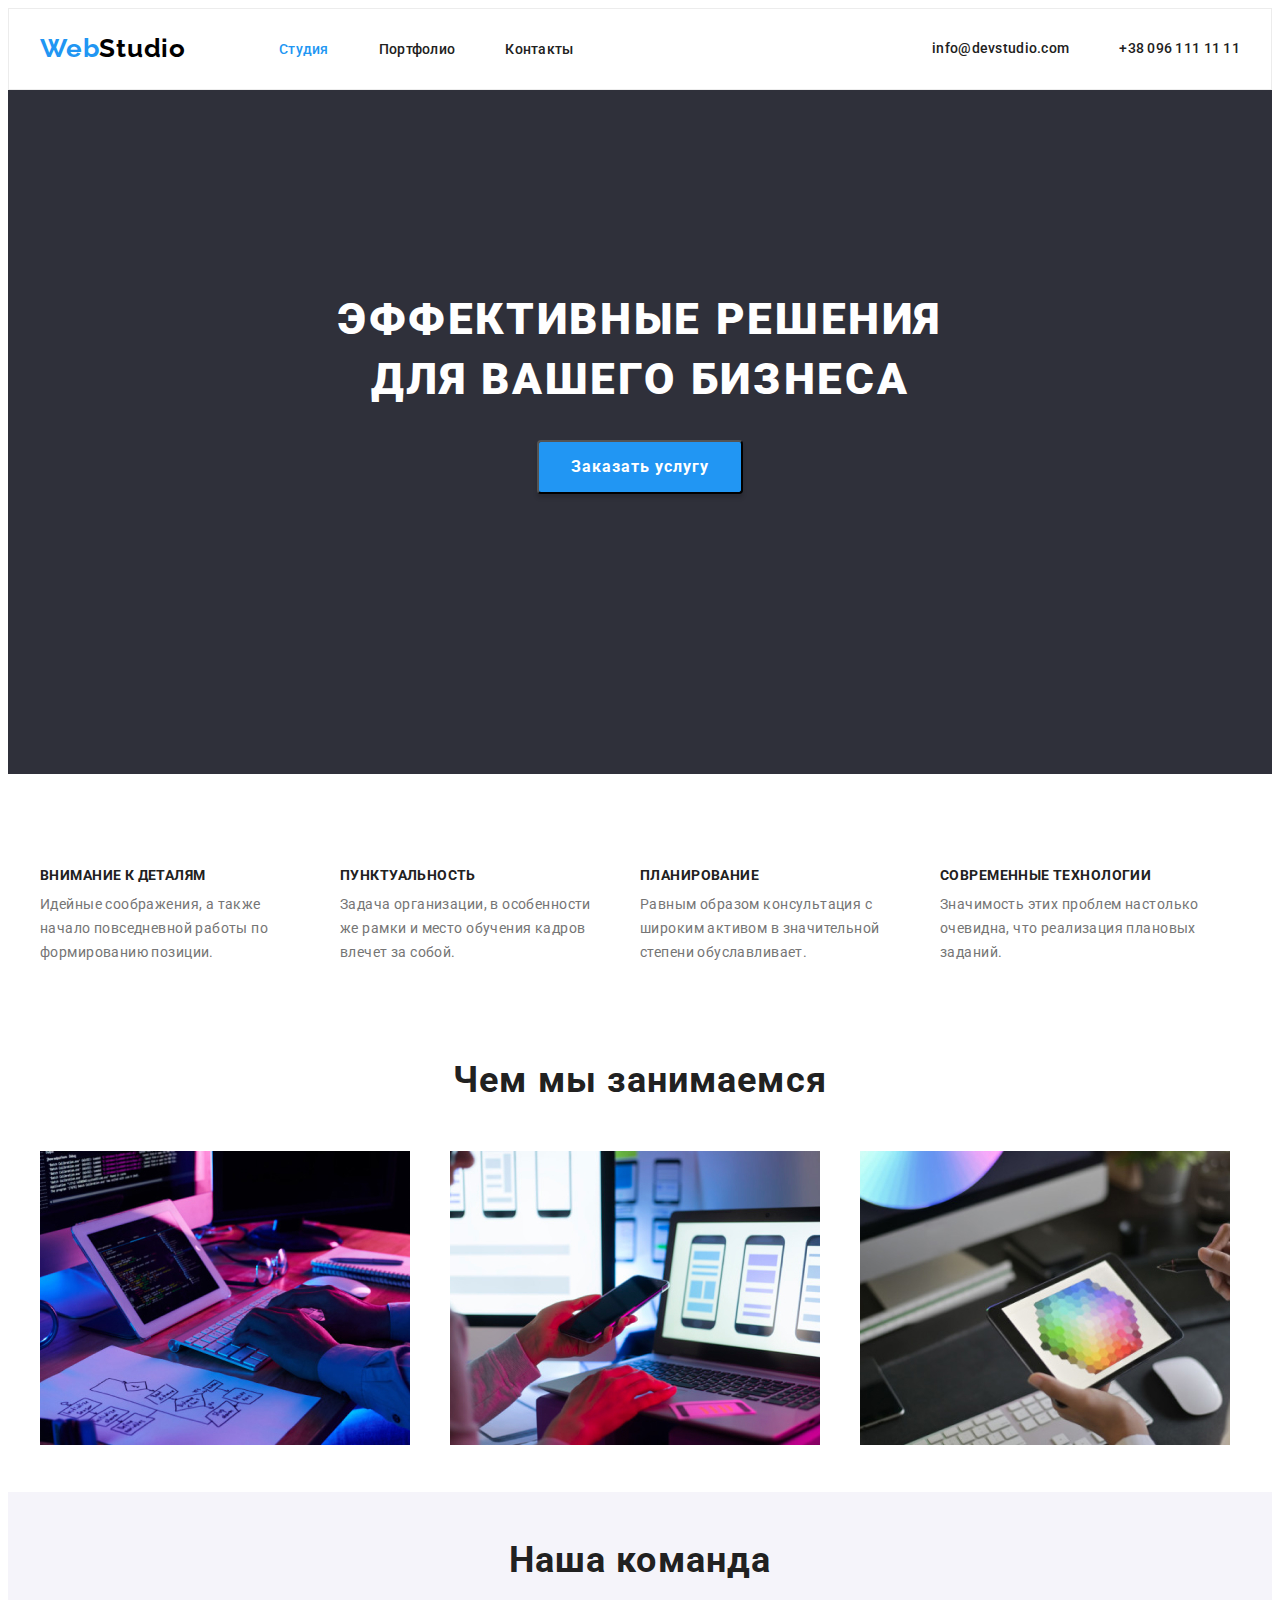
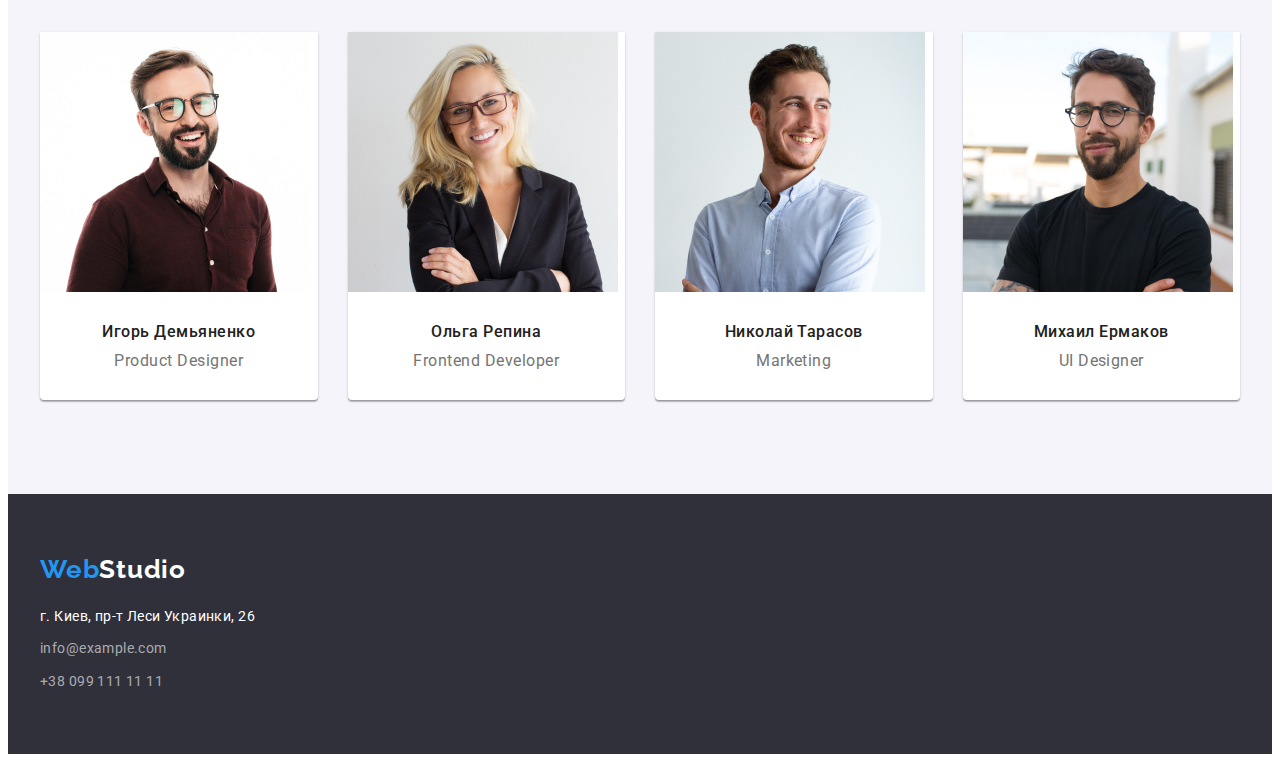
<file: index.html>
<!DOCTYPE html>
<html lang="ru">
  <head>
    <meta charset="UTF-8" />
    <meta http-equiv="X-UA-Compatible" content="IE=edge" />
    <meta name="viewport" content="width=device-width, initial-scale=1.0" />
    <title>Веб Студия</title>
    <link rel="preconnect" href="https://fonts.gstatic.com" />
    <link
      href="https://fonts.googleapis.com/css2?family=Raleway:wght@700&family=Roboto:wght@400;500;700;900&display=swap"
      rel="stylesheet"
    />
    <link
      rel="stylesheet"
      href="https://cdnjs.cloudflare.com/ajax/libs/modern-normalize/1.0.0/modern-normalize.min.css"
      integrity="sha512-ISS7cAi1PEhQ8jnbJpJZMd29NlhNj4AWYyLOSp2CE/CsHxTCu+r+t0D2yoJudVrd0/8fTVPUVDzY5Tvli75u/g=="
      crossorigin="anonymous"
    />
    <link rel="stylesheet" href="./css/style.css" />
  </head>
  <body>
    <header class="page-header">
      <div class="container">
        <nav class="navigation">
          <a class="logo" href="" lang="en"
            >Web<span class="logo-header">Studio</span></a
          >
          <ul class="nav-list list">
            <li class="nav-item">
              <a class="link current" href="./index.html">Студия</a>
            </li>
            <li class="nav-item">
              <a class="link" href="./portfolio.html">Портфолио</a>
            </li>
            <li class="nav-item">
              <a class="link" href="">Контакты</a>
            </li>
          </ul>
        </nav>
        <a class="contacts" href="mailto:info@devstudio.com"
          >info@devstudio.com</a
        >
        <a class="contacts" href="tel:+380961111111">+38 096 111 11 11</a>
      </div>
    </header>
    <main>
      <!-- HERO -->
      <section class="hero">
        <div class="container">
          <h1 class="hero-title">Эффективные решения для вашего бизнеса</h1>
          <button class="button" type="button">Заказать услугу</button>
        </div>
      </section>
      <!-- FEATURES -->
      <section class="features">
        <div class="container">
          <h2 class="visually-hidden">Особенности</h2>
          <ul class="features-list list">
            <li class="item">
              <h3 class="subtitle">Внимание к деталям</h3>
              <p class="description">
                Идейные соображения, а также начало повседневной работы по
                формированию позиции.
              </p>
            </li>
            <li class="item">
              <h3 class="subtitle">Пунктуальность</h3>
              <p class="description">
                Задача организации, в особенности же рамки и место обучения
                кадров влечет за собой.
              </p>
            </li>
            <li class="item">
              <h3 class="subtitle">Планирование</h3>
              <p class="description">
                Равным образом консультация с широким активом в значительной
                степени обуславливает.
              </p>
            </li>
            <li class="item">
              <h3 class="subtitle">Современные технологии</h3>
              <p class="description">
                Значимость этих проблем настолько очевидна, что реализация
                плановых заданий.
              </p>
            </li>
          </ul>
        </div>
      </section>
      <!-- WHAT ARE WE DOING -->
      <section class="our-job">
        <div class="container">
          <h2 class="title">Чем мы занимаемся</h2>
          <ul class="job-list list">
            <li class="item">
              <img
                src="./images/main/work/work-img-1.jpg"
                alt="печатает структурную разметку"
                width="370"
                height="294"
              />
            </li>
            <li class="item">
              <img
                src="./images/main/work/work-img-2.jpg"
                alt="подбирает цветовую тему для смартфона"
                width="370"
                height="294"
              />
            </li>
            <li class="item">
              <img
                src="./images/main/work/work-img-3.jpg"
                alt="выбирает цветовую палитру на планшете"
                width="370"
                height="294"
              />
            </li>
          </ul>
        </div>
      </section>
      <!-- OUR TEAM -->
      <section class="our-team">
        <div class="container">
          <h2 class="title">Наша команда</h2>
          <ul class="team-list list">
            <li class="team-card">
              <img
                src="./images/main/team/igor.jpg"
                alt="фото"
                width="270"
                height="260"
              />
              <div class="card">
                <h4 class="name">Игорь Демьяненко</h4>
                <p class="position" lang="en">Product Designer</p>
              </div>
            </li>
            <li class="team-card">
              <img
                src="./images/main/team/olga.jpg"
                alt="фото"
                width="270"
                height="260"
              />
              <div class="card">
                <h4 class="name">Ольга Репина</h4>
                <p class="position" lang="en">Frontend Developer</p>
              </div>
            </li>
            <li class="team-card">
              <img
                src="./images/main/team/nike.jpg"
                alt="фото"
                width="270"
                height="260"
              />
              <div class="card">
                <h4 class="name">Николай Тарасов</h4>
                <p class="position" lang="en">Marketing</p>
              </div>
            </li>
            <li class="team-card">
              <img
                src="./images/main/team/mike.jpg"
                alt="фото"
                width="270"
                height="260"
              />
              <div class="card">
                <h4 class="name">Михаил Ермаков</h4>
                <p class="position" lang="en">UI Designer</p>
              </div>
            </li>
          </ul>
        </div>
      </section>
    </main>
    <footer class="page-footer">
      <div class="container">
        <a class="logo" href="" lang="en"
          >Web<span class="logo-footer">Studio</span></a
        >
        <address class="address">
          <ul class="address-list list">
            <li class="item">
              <a
                class="link"
                href="https://goo.gl/maps/v5aT8Kf14imyfMSJA"
                target="_blank"
                rel="noopener noreferrer"
                >г. Киев, пр-т Леси Украинки, 26</a
              >
            </li>
            <li class="item">
              <a class="contacts" href="mailto:info@example.com"
                >info@example.com</a
              >
            </li>
            <li class="item">
              <a class="contacts" href="tel:+380991111111">+38 099 111 11 11</a>
            </li>
          </ul>
        </address>
      </div>
    </footer>
  </body>
</html>
</file>
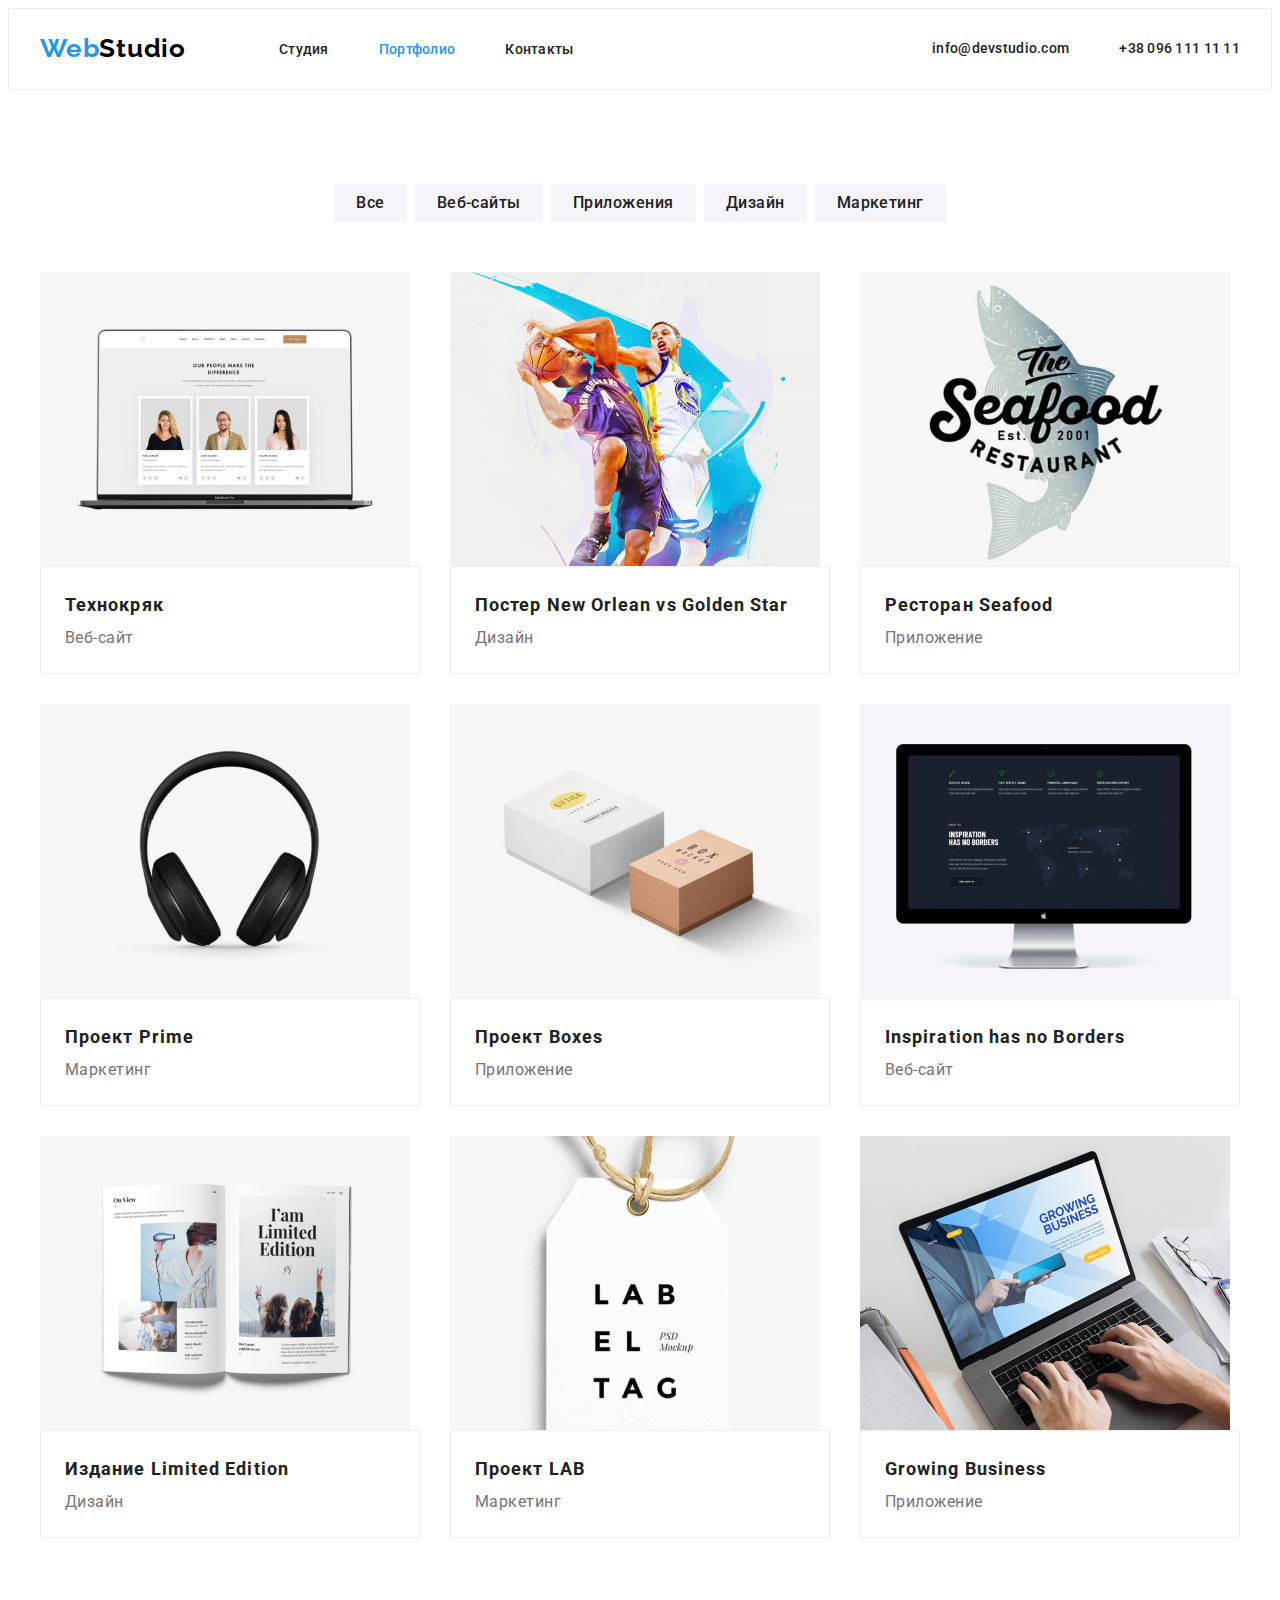
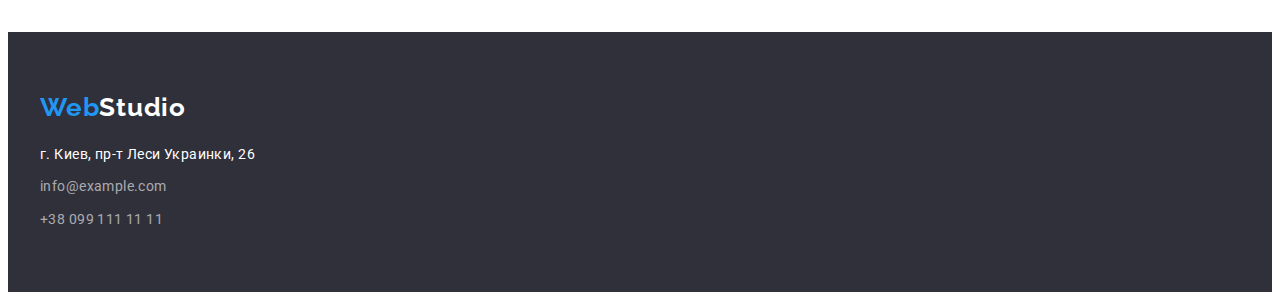
<file: portfolio.html>
<!DOCTYPE html>
<html lang="ru">
  <head>
    <meta charset="UTF-8" />
    <meta http-equiv="X-UA-Compatible" content="IE=edge" />
    <meta name="viewport" content="width=device-width, initial-scale=1.0" />
    <title>Портфолио</title>
    <link rel="preconnect" href="https://fonts.gstatic.com" />
    <link
      href="https://fonts.googleapis.com/css2?family=Raleway:wght@700&family=Roboto:wght@400;500;700;900&display=swap"
      rel="stylesheet"
    />
    <link
      rel="stylesheet"
      href="https://cdnjs.cloudflare.com/ajax/libs/modern-normalize/1.0.0/modern-normalize.min.css"
      integrity="sha512-ISS7cAi1PEhQ8jnbJpJZMd29NlhNj4AWYyLOSp2CE/CsHxTCu+r+t0D2yoJudVrd0/8fTVPUVDzY5Tvli75u/g=="
      crossorigin="anonymous"
    />
    <link rel="stylesheet" href="./css/style.css" />
  </head>
  <body>
    <header class="page-header">
      <div class="container">
        <nav class="navigation">
          <a class="logo" href="" lang="en"
            >Web<span class="logo-header">Studio</span></a
          >
          <ul class="nav-list list">
            <li class="nav-item">
              <a class="link" href="./index.html">Студия</a>
            </li>
            <li class="nav-item">
              <a class="link current" href="./portfolio.html">Портфолио</a>
            </li>
            <li class="nav-item">
              <a class="link" href="">Контакты</a>
            </li>
          </ul>
        </nav>
        <a class="contacts" href="mailto:info@devstudio.com"
          >info@devstudio.com</a
        >
        <a class="contacts" href="tel:+380961111111">+38 096 111 11 11</a>
      </div>
    </header>
    <main>
      <!-- PORTFOLIO -->
      <section class="portfolio">
        <div class="container">
          <h1 class="visually-hidden">Портфолио</h1>
          <h2 class="visually-hidden">Reserved for smth</h2>
          <ul class="filter-list list">
            <li class="item">
              <button class="filter" type="button">Все</button>
            </li>
            <li class="item">
              <button class="filter" type="button">Веб-сайты</button>
            </li>
            <li class="item">
              <button class="filter" type="button">Приложения</button>
            </li>
            <li class="item">
              <button class="filter" type="button">Дизайн</button>
            </li>
            <li class="item">
              <button class="filter" type="button">Маркетинг</button>
            </li>
          </ul>
          <ul class="project-list list">
            <li class="project">
              <img
                src="./images/portfolio/techno-crack.jpg"
                alt="веб-сайт на ноутбуке"
                width="370"
                height="294"
              />
              <div class="box">
                <h3 class="title">Технокряк</h3>
                <p class="description">Веб-сайт</p>
              </div>
            </li>
            <li class="project">
              <img
                src="./images/portfolio/basketball.jpg"
                alt="два баскетболиста на постере"
                width="370"
                height="294"
              />
              <div class="box">
                <h3 class="title">Постер New Orlean vs Golden Star</h3>
                <p class="description">Дизайн</p>
              </div>
            </li>
            <li class="project">
              <img
                src="./images/portfolio/restaurant.jpg"
                alt="лого ресторана"
                width="370"
                height="294"
              />
              <div class="box">
                <h3 class="title">Ресторан Seafood</h3>
                <p class="description">Приложение</p>
              </div>
            </li>
            <li class="project">
              <img
                src="./images/portfolio/proj-prime.jpg"
                alt="наушники"
                width="370"
                height="294"
              />
              <div class="box">
                <h3 class="title">Проект Prime</h3>
                <p class="description">Маркетинг</p>
              </div>
            </li>
            <li class="project">
              <img
                src="./images/portfolio/proj-boxes.jpg"
                alt="две коробки"
                width="370"
                height="294"
              />
              <div class="box">
                <h3 class="title">Проект Boxes</h3>
                <p class="description">Приложение</p>
              </div>
            </li>
            <li class="project">
              <img
                src="./images/portfolio/inspiration.jpg"
                alt="веб-сайт на мониторе"
                width="370"
                height="294"
              />
              <div class="box">
                <h3 class="title">Inspiration has no Borders</h3>
                <p class="description">Веб-сайт</p>
              </div>
            </li>
            <li class="project">
              <img
                src="./images/portfolio/edition-le.jpg"
                alt="открытая книга"
                width="370"
                height="294"
              />
              <div class="box">
                <h3 class="title">Издание Limited Edition</h3>
                <p class="description">Дизайн</p>
              </div>
            </li>
            <li class="project">
              <img
                src="./images/portfolio/proj-lab.jpg"
                alt="бирка с названием"
                width="370"
                height="294"
              />
              <div class="box">
                <h3 class="title">Проект LAB</h3>
                <p class="description">Маркетинг</p>
              </div>
            </li>
            <li class="project">
              <img
                src="./images/portfolio/growing-business.jpg"
                alt="загрузка приложения"
                width="370"
                height="294"
              />
              <div class="box">
                <h3 class="title">Growing Business</h3>
                <p class="description">Приложение</p>
              </div>
            </li>
          </ul>
        </div>
      </section>
    </main>
    <footer class="page-footer">
      <div class="container">
        <a class="logo link" href="" lang="en"
          >Web<span class="logo-footer">Studio</span></a
        >
        <address class="address">
          <ul class="address-list list">
            <li class="item">
              <a
                class="link"
                href="https://goo.gl/maps/v5aT8Kf14imyfMSJA"
                target="_blank"
                rel="noopener noreferrer"
                >г. Киев, пр-т Леси Украинки, 26</a
              >
            </li>
            <li class="item">
              <a class="contacts" href="mailto:info@example.com"
                >info@example.com</a
              >
            </li>
            <li class="address">
              <a class="contacts" href="tel:+380991111111">+38 099 111 11 11</a>
            </li>
          </ul>
        </address>
      </div>
    </footer>
  </body>
</html>
</file>
<file: css/style.css>
:root {
  --primary-color: #212121;
  --secondary-color: #757575;
  --accent-color: #2196f3;
  --primary-white-color: #fff;
  --primary-black-color: #000;
  --white-background: #fff;
  --black-background: #2f303a;
  --grey-background: #f5f4fa;
  --portfolio-project-background: #eeeeee;
}
body {
  color: var(--primary-color);
  background-color: var(--white-background);
  font-family: Roboto, sans-serif;
}
h1,
h2,
h3,
h4,
h5,
h6,
p {
  margin: 0;
}
ul,
ol {
  margin: 0;
  padding: 0;
}
img {
  display: block;
}
.visually-hidden {
  position: absolute !important;
  clip: rect(1px 1px 1px 1px); /* IE6, IE7 */
  clip: rect(1px, 1px, 1px, 1px);
  padding: 0 !important;
  border: 0 !important;
  height: 1px !important;
  width: 1px !important;
  overflow: hidden;
}
.container {
  width: 1200px;
  margin-right: auto;
  margin-left: auto;
  padding-left: 15px;
  padding-right: 15px;
  /* outline: 1px solid tomato; */
}
/* ===============  COMPONENTS  =============== */
.list {
  list-style: none;
}
.address {
  font-style: normal;
}
.title {
  color: var(--primary-color);
  font-weight: bold;
  font-size: 36px;
  line-height: 1.17;
  text-align: center;
  letter-spacing: 0.03em;
}
/* ===============  END COMPONENTS  =============== */

/* ===============  LOGO  =============== */
.logo {
  color: var(--accent-color);
  font-family: Raleway, sans-serif;
  font-weight: bold;
  font-size: 26px;
  line-height: 1.19;
  letter-spacing: 0.03em;
  text-decoration: none;
}
.page-header .logo {
  margin-right: 93px;
  padding-top: 24px;
  padding-bottom: 25px;
}
.page-footer .logo {
  display: inline-block;
  margin-bottom: 20px;
  padding-top: 60px;
}
.logo .logo-header {
  color: var(--primary-black-color);
}
.logo .logo-footer {
  color: var(--primary-white-color);
}
/* ===============  END LOGO  =============== */

/* ===============  HEADER & FOOTER  =============== */
.page-header {
  background-color: var(--white-background);
  border: 1px solid #ececec;
}
.page-footer {
  background-color: var(--black-background);
}
.page-header .container {
  display: flex;
  align-items: center;
}
.navigation {
  display: flex;
  align-items: center;
}
.nav-list {
  display: flex;
  align-items: center;
}
.nav-item:not(:last-child) {
  margin-right: 50px;
}
.nav-list .link,
.page-header .contacts {
  padding-top: 32px;
  padding-bottom: 32px;
  color: var(--primary-color);
  font-weight: 500;
  font-size: 14px;
  line-height: 1.14;
  letter-spacing: 0.02em;
  text-decoration: none;
}
.page-header .contacts:not(:last-child) {
  margin-right: 50px;
  margin-left: auto;
}
.page-footer .contacts {
  color: rgba(255, 255, 255, 0.6);
  font-weight: normal;
  font-size: 14px;
  line-height: 1.71;
  letter-spacing: 0.03em;
  text-decoration: none;
}
.address-list {
  display: inline-block;
  padding-bottom: 60px;
}
.address .item:not(:last-child) {
  margin-bottom: 9px;
}
.address .link {
  color: var(--primary-white-color);
  font-weight: normal;
  font-size: 14px;
  line-height: 1.71;
  letter-spacing: 0.03em;
  text-decoration: none;
}
.nav-list .link.current,
.page-header .contacts:hover,
.page-header .contacts:focus,
.nav-list .link:hover,
.nav-list .link:focus,
.page-footer .contacts:hover,
.page-footer .contacts:focus,
.address .link:hover,
.address .link:focus {
  color: var(--accent-color);
}
/* ===============  END HEADER & FOOTER  =============== */

/* ===============  HERO  =============== */
.hero {
  padding-top: 200px;
  padding-bottom: 280px;
  background-color: var(--black-background);
}
.hero-title {
  margin-bottom: 30px;
  margin-right: auto;
  margin-left: auto;
  color: var(--primary-white-color);
  font-weight: 900;
  font-size: 44px;
  line-height: 1.36;
  text-align: center;
  max-width: 696px;
  letter-spacing: 0.06em;
  text-transform: uppercase;
}
.hero .button {
  display: block;
  text-align: center;
  margin-right: auto;
  margin-left: auto;
  padding: 10px 32px;
  color: var(--primary-white-color);
  background: var(--accent-color);
  font-family: inherit;
  font-weight: bold;
  font-size: 16px;
  line-height: 1.87;
  letter-spacing: 0.06em;
  cursor: pointer;
  box-shadow: 0px 4px 4px rgba(0, 0, 0, 0.15);
  border-radius: 4px;
}
.hero .button:hover,
.hero .button:focus {
  background: #188ce8;
  box-shadow: 0px 4px 4px rgba(0, 0, 0, 0.15);
  border-radius: 4px;
}
/* ===============  END HERO  =============== */

/* ===============  FEATURES  =============== */
.features {
  padding-top: 94px;
  padding-bottom: 47px;
}
.features .features-list {
  display: flex;
}
.features .item {
  max-width: 270px;
}
.features .item:not(:last-child) {
  margin-right: 30px;
}
.features-list .subtitle {
  color: var(--primary-color);
  font-weight: bold;
  font-size: 14px;
  line-height: 1.14;
  letter-spacing: 0.03em;
  text-transform: uppercase;
  margin-bottom: 10px;
}
.features-list .description {
  color: var(--secondary-color);
  font-weight: normal;
  font-size: 14px;
  line-height: 1.71;
  letter-spacing: 0.03em;
}
/* ===============  END FEATURES  =============== */

/* ===============  WHAT ARE WE DOING  =============== */
.our-job {
  padding-top: 47px;
  padding-bottom: 47px;
}
.our-job .title {
  margin-right: auto;
  margin-left: auto;
  margin-bottom: 50px;
}
.our-job .job-list {
  display: flex;
  margin-left: -30px;
  margin-top: -30px;
}
/* .our-job .item:not(:last-child) {
  margin-right: 30px;
} */
.our-job .item {
  margin-left: 30px;
  margin-top: 30px;
  flex-basis: calc(100% / 3 - 30px);
}
/* ===============  END WHAT ARE WE DOING  =============== */

/* ===============  OUR TEAM  =============== */
.our-team {
  background-color: var(--grey-background);
  padding-top: 47px;
  padding-bottom: 94px;
}
.our-team .title {
  margin-right: auto;
  margin-left: auto;
  margin-bottom: 50px;
}
.our-team .team-list {
  display: flex;
  margin-left: -30px;
  margin-top: -30px;
}
.team-card {
  background: var(--white-background);
  box-shadow: 0px 1px 3px rgba(0, 0, 0, 0.12), 0px 1px 1px rgba(0, 0, 0, 0.14),
    0px 2px 1px rgba(0, 0, 0, 0.2);
  border-radius: 0px 0px 4px 4px;
  margin-left: 30px;
  margin-top: 30px;
  flex-basis: calc(100% / 4 - 30px);
}
/* .our-team .team-card:not(:last-child) {
  margin-right: 30px;
} */
.our-team .card {
  margin-right: auto;
  margin-left: auto;
  padding-top: 30px;
  padding-bottom: 30px;
}
.team-card .name {
  color: var(--primary-color);
  font-weight: 500;
  font-size: 16px;
  line-height: 1.19;
  text-align: center;
  letter-spacing: 0.03em;
  margin-bottom: 10px;
}
.team-card .position {
  color: var(--secondary-color);
  font-weight: normal;
  font-size: 16px;
  line-height: 1.19;
  text-align: center;
  letter-spacing: 0.03em;
}
/* ===============  END OUR TEAM  =============== */

/* ===============  PORTFOLIO  =============== */
.portfolio {
  margin-right: auto;
  margin-left: auto;
  padding-top: 94px;
  padding-bottom: 94px;
}
.portfolio .filter-list {
  display: flex;
  justify-content: center;
  margin-bottom: 50px;
}
.filter-list .filter {
  padding: 6px 22px;
  color: var(--primary-color);
  background-color: var(--grey-background);
  font-family: inherit;
  font-weight: 500;
  font-size: 16px;
  line-height: 1.62;
  text-align: center;
  letter-spacing: 0.03em;
  border: none;
  cursor: pointer;
}
.filter-list > .item:not(:last-child) {
  margin-right: 8px;
}
.filter-list .filter:hover,
.filter-list .filter:focus {
  background: var(--accent-color);
  box-shadow: 0px 3px 1px rgba(0, 0, 0, 0.1), 0px 1px 2px rgba(0, 0, 0, 0.08),
    0px 2px 2px rgba(0, 0, 0, 0.12);
  border-radius: 4px;
  color: var(--primary-white-color);
}

.portfolio .box {
  padding: 20px 24px;
  border: 1px solid var(--portfolio-project-background);
}
.portfolio .project-list {
  display: flex;
  flex-wrap: wrap;
  margin-left: -30px;
  margin-top: -30px;
}
.portfolio .project {
  background: var(--white-background);
  box-sizing: border-box;
  margin-left: 30px;
  margin-top: 30px;
  flex-basis: calc(100% / 3 - 30px);
}
.project-list .title {
  color: var(--primary-color);
  font-weight: bold;
  font-size: 18px;
  line-height: 2;
  letter-spacing: 0.06em;
  text-align: left;
}
.project-list .description {
  color: var(--secondary-color);
  font-weight: normal;
  font-size: 16px;
  line-height: 1.87;
  letter-spacing: 0.03em;
  text-align: left;
}
/* ===============  END PORTFOLIO  =============== */ ;
</file>
